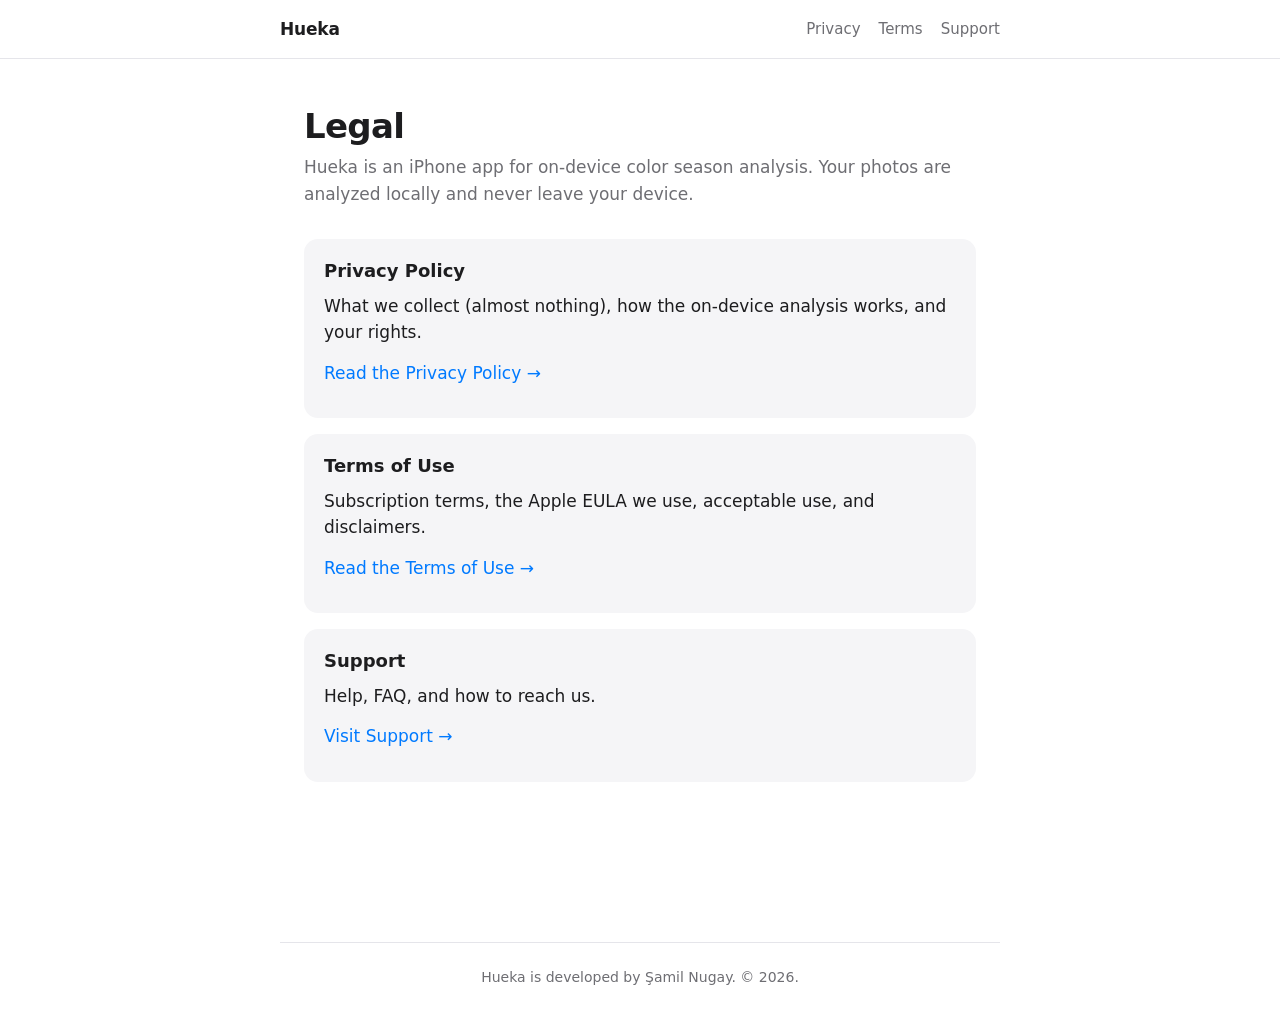
<file: index.html>
<!doctype html>
<html lang="en">
<head>
  <meta charset="utf-8" />
  <meta name="viewport" content="width=device-width, initial-scale=1, viewport-fit=cover" />
  <title>Hueka — Legal</title>
  <meta name="description" content="Privacy Policy, Terms of Use, and Support for Hueka — on-device color season analysis for iPhone." />
  <link rel="stylesheet" href="style.css" />
</head>
<body>
  <header class="site">
    <div class="inner">
      <span class="brand">Hueka</span>
      <nav>
        <a href="privacy.html">Privacy</a>
        <a href="terms.html">Terms</a>
        <a href="support.html">Support</a>
      </nav>
    </div>
  </header>

  <main>
    <h1>Legal</h1>
    <p class="lede">Hueka is an iPhone app for on-device color season analysis. Your photos are analyzed locally and never leave your device.</p>

    <div class="card">
      <h3 style="margin-top:0">Privacy Policy</h3>
      <p>What we collect (almost nothing), how the on-device analysis works, and your rights.</p>
      <p><a href="privacy.html">Read the Privacy Policy →</a></p>
    </div>

    <div class="card">
      <h3 style="margin-top:0">Terms of Use</h3>
      <p>Subscription terms, the Apple EULA we use, acceptable use, and disclaimers.</p>
      <p><a href="terms.html">Read the Terms of Use →</a></p>
    </div>

    <div class="card">
      <h3 style="margin-top:0">Support</h3>
      <p>Help, FAQ, and how to reach us.</p>
      <p><a href="support.html">Visit Support →</a></p>
    </div>
  </main>

  <footer>
    Hueka is developed by Şamil Nugay. © 2026.
  </footer>
</body>
</html>
</file>
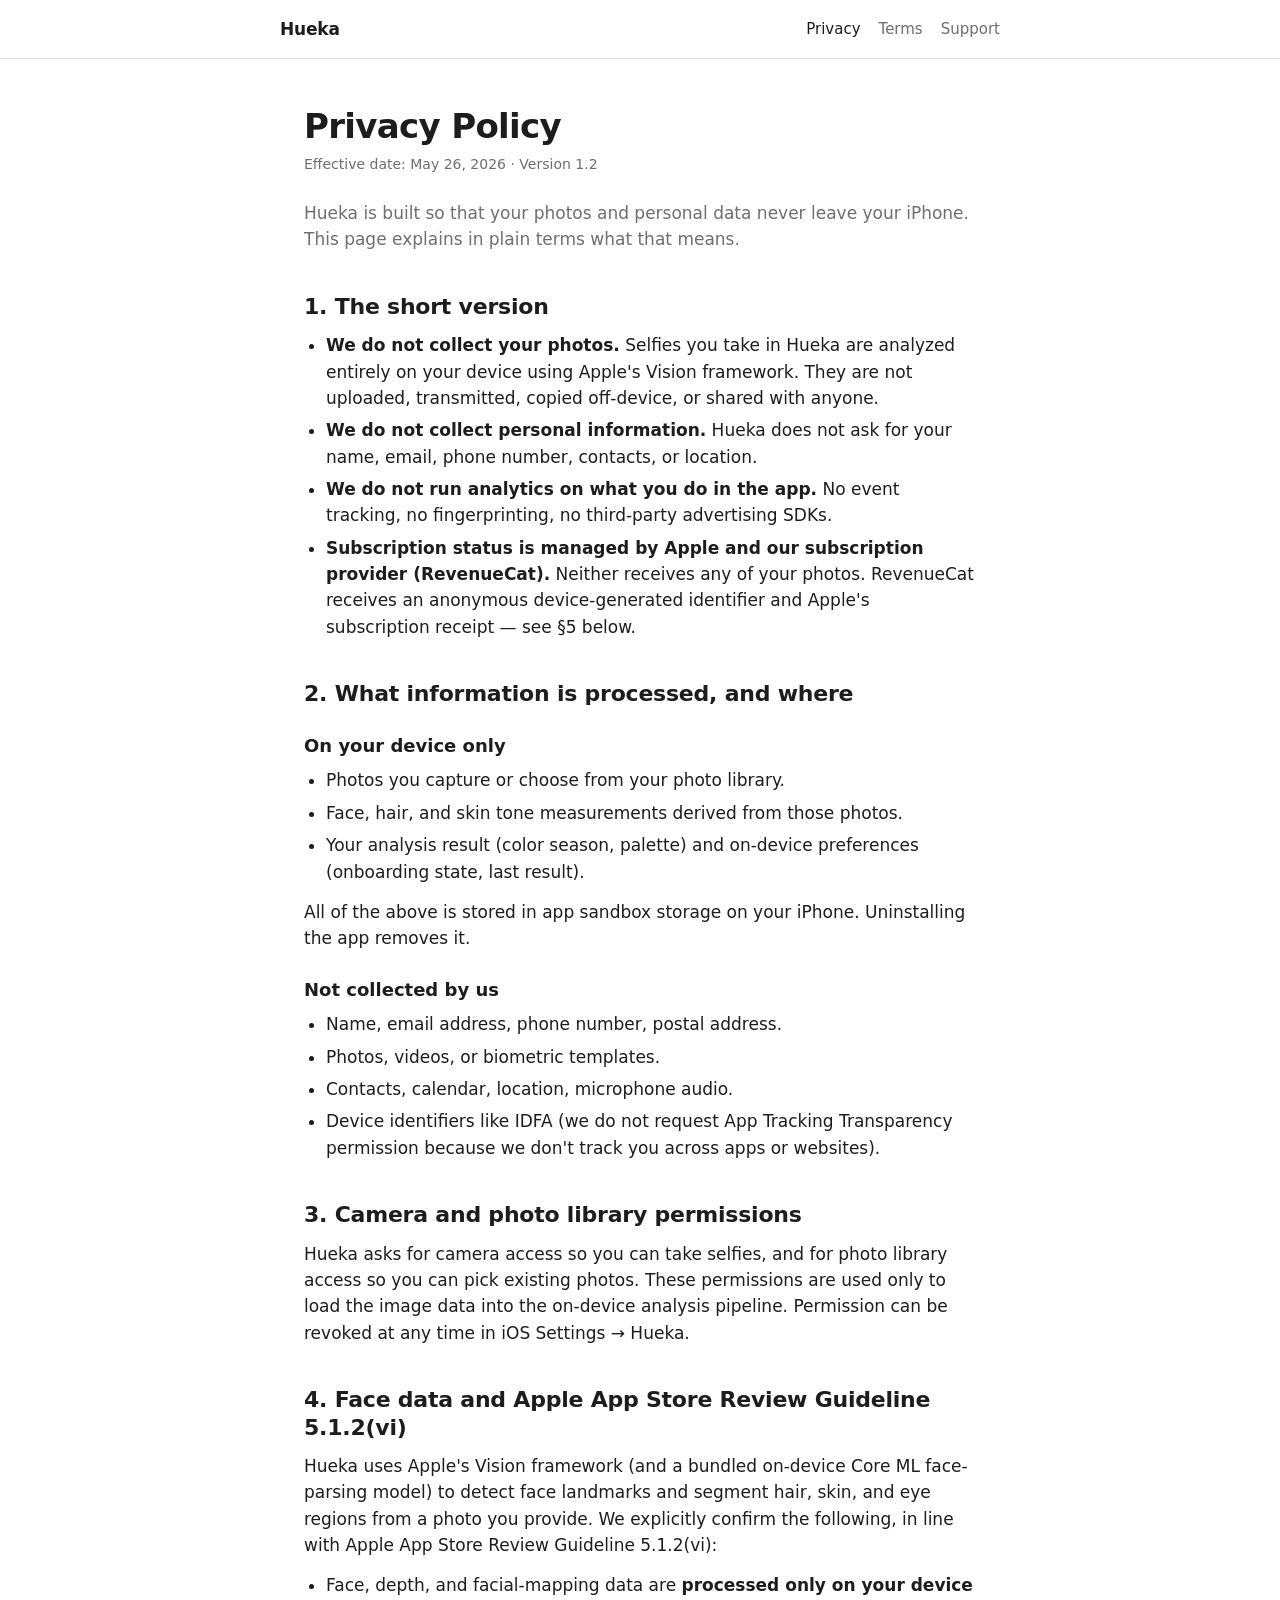
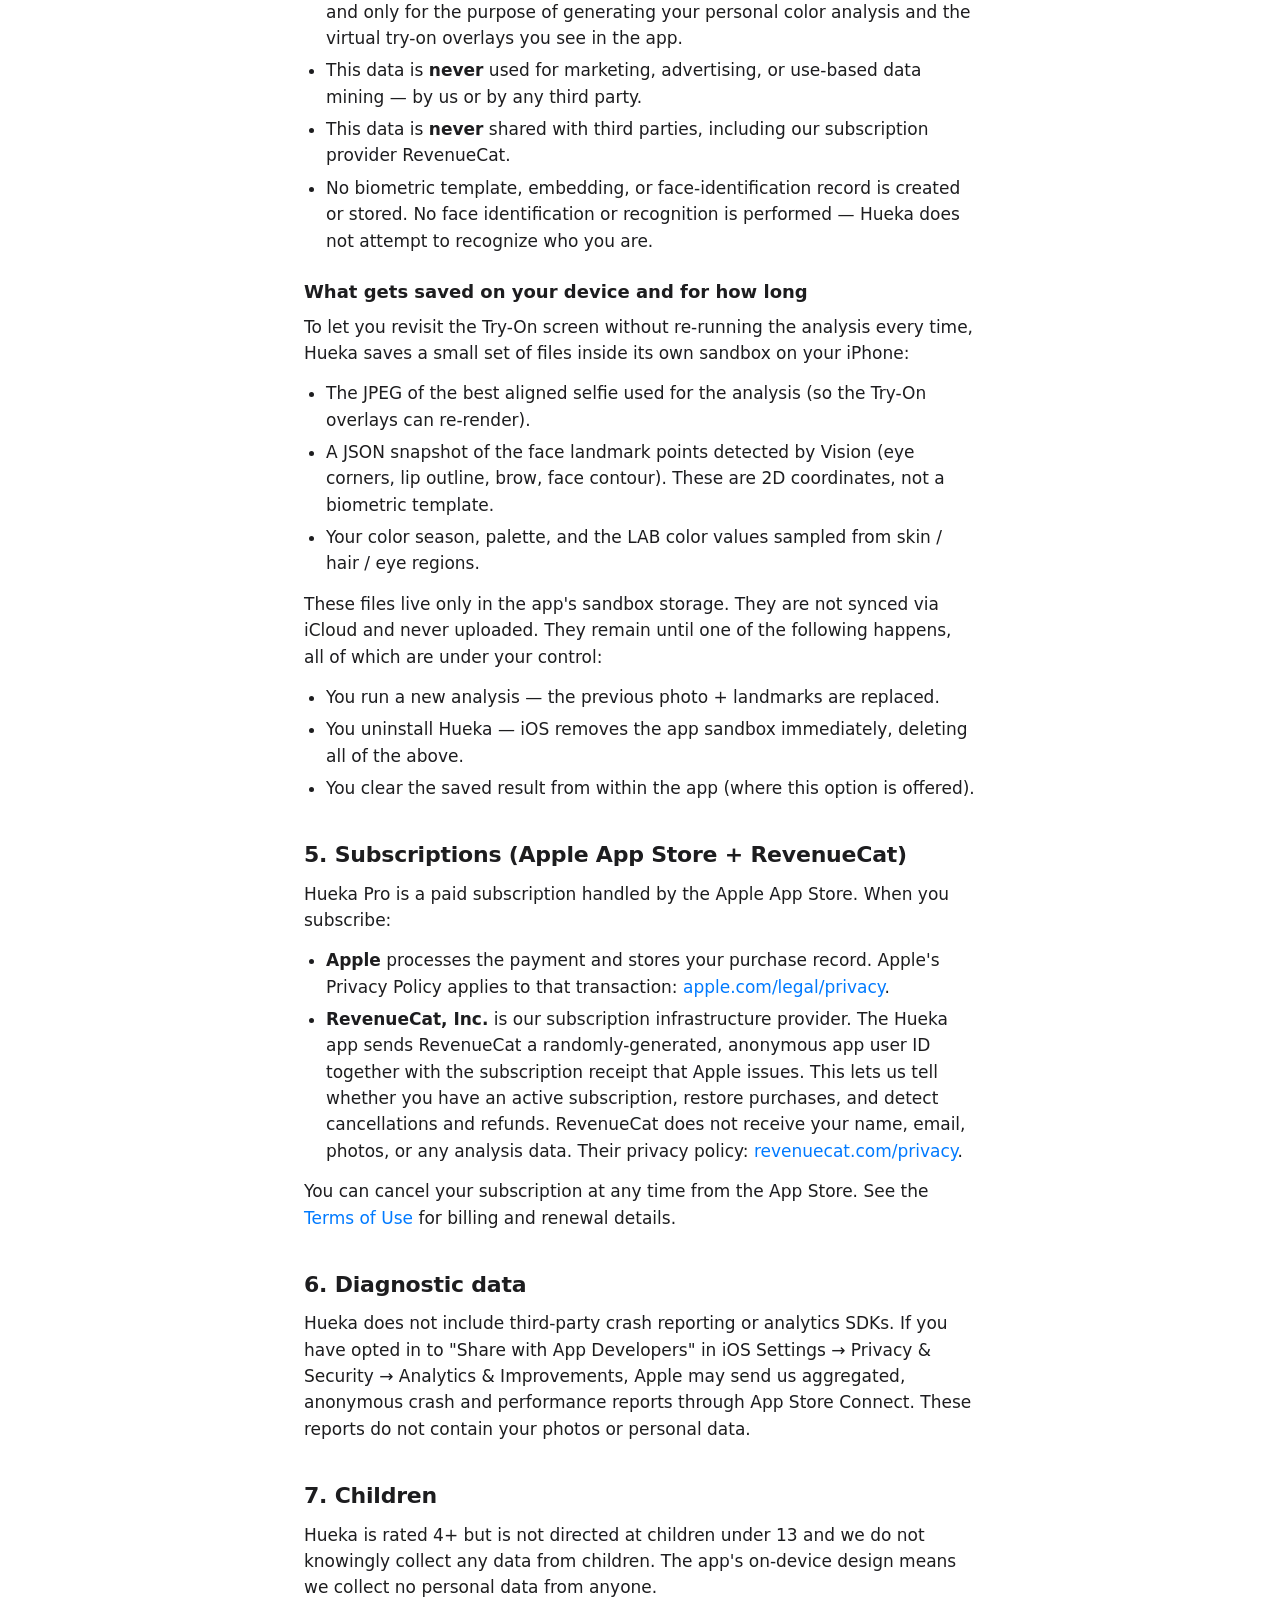
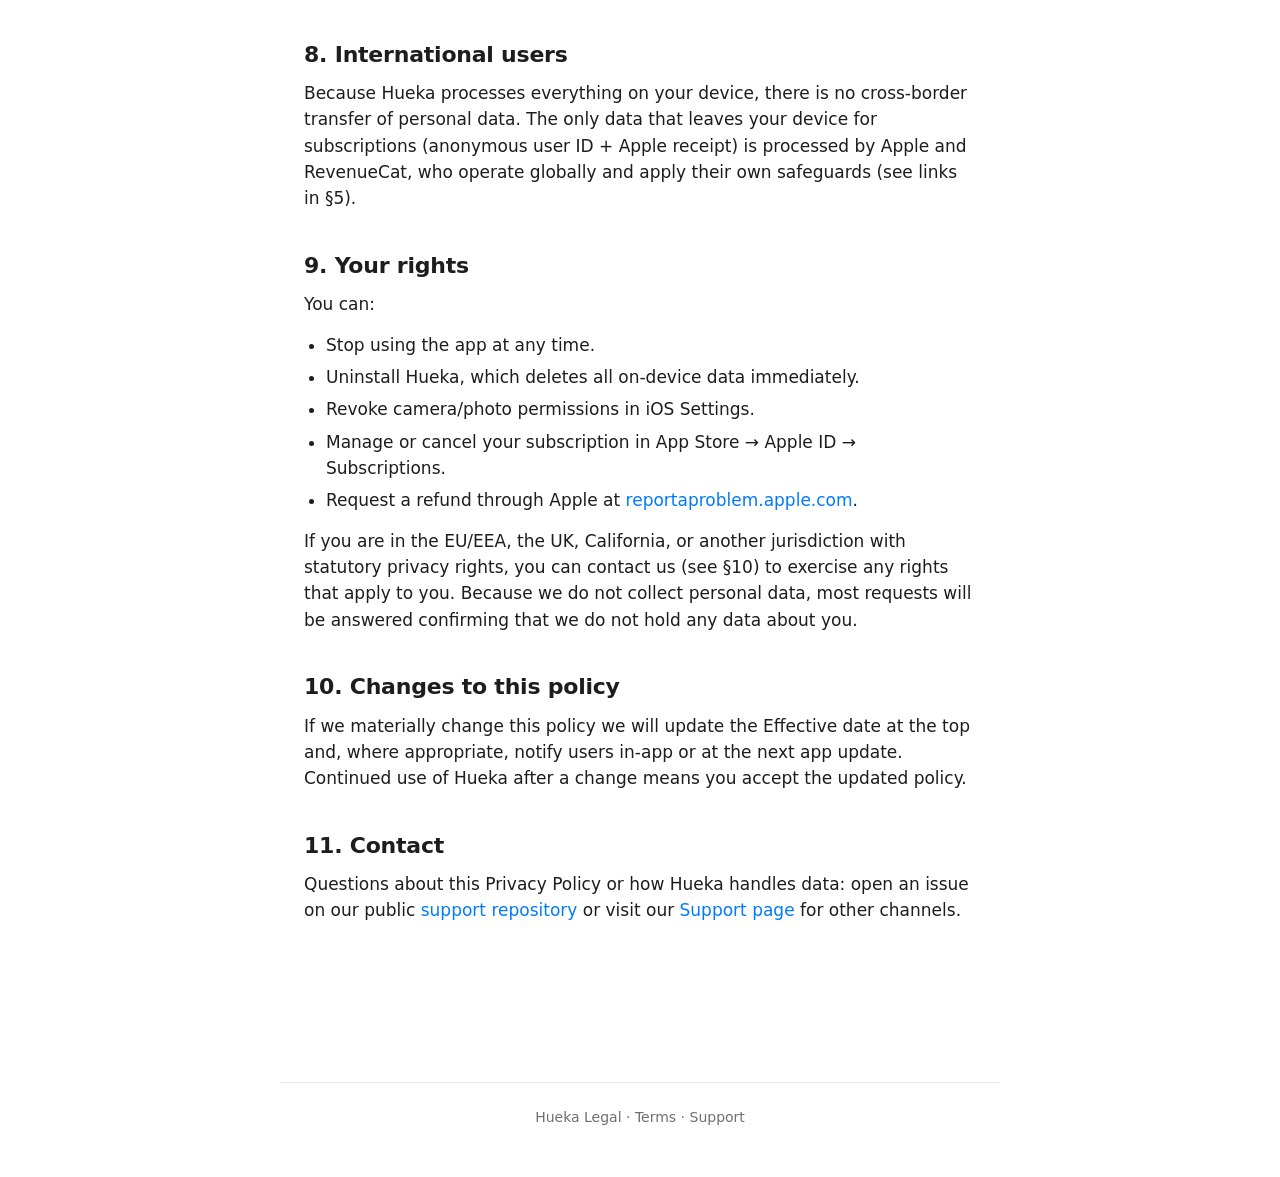
<file: privacy.html>
<!doctype html>
<html lang="en">
<head>
  <meta charset="utf-8" />
  <meta name="viewport" content="width=device-width, initial-scale=1, viewport-fit=cover" />
  <title>Privacy Policy — Hueka</title>
  <meta name="description" content="Privacy Policy for Hueka — what we collect (almost nothing), how on-device analysis works, and your rights." />
  <link rel="stylesheet" href="style.css" />
</head>
<body>
  <header class="site">
    <div class="inner">
      <a href="index.html" class="brand" style="color:inherit;text-decoration:none">Hueka</a>
      <nav>
        <a href="privacy.html" class="active">Privacy</a>
        <a href="terms.html">Terms</a>
        <a href="support.html">Support</a>
      </nav>
    </div>
  </header>

  <main>
    <h1>Privacy Policy</h1>
    <p class="meta">Effective date: May 26, 2026 · Version 1.2</p>
    <p class="lede">Hueka is built so that your photos and personal data never leave your iPhone. This page explains in plain terms what that means.</p>

    <h2>1. The short version</h2>
    <ul>
      <li><strong>We do not collect your photos.</strong> Selfies you take in Hueka are analyzed entirely on your device using Apple's Vision framework. They are not uploaded, transmitted, copied off-device, or shared with anyone.</li>
      <li><strong>We do not collect personal information.</strong> Hueka does not ask for your name, email, phone number, contacts, or location.</li>
      <li><strong>We do not run analytics on what you do in the app.</strong> No event tracking, no fingerprinting, no third-party advertising SDKs.</li>
      <li><strong>Subscription status is managed by Apple and our subscription provider (RevenueCat).</strong> Neither receives any of your photos. RevenueCat receives an anonymous device-generated identifier and Apple's subscription receipt — see §5 below.</li>
    </ul>

    <h2>2. What information is processed, and where</h2>

    <h3>On your device only</h3>
    <ul>
      <li>Photos you capture or choose from your photo library.</li>
      <li>Face, hair, and skin tone measurements derived from those photos.</li>
      <li>Your analysis result (color season, palette) and on-device preferences (onboarding state, last result).</li>
    </ul>
    <p>All of the above is stored in app sandbox storage on your iPhone. Uninstalling the app removes it.</p>

    <h3>Not collected by us</h3>
    <ul>
      <li>Name, email address, phone number, postal address.</li>
      <li>Photos, videos, or biometric templates.</li>
      <li>Contacts, calendar, location, microphone audio.</li>
      <li>Device identifiers like IDFA (we do not request App Tracking Transparency permission because we don't track you across apps or websites).</li>
    </ul>

    <h2>3. Camera and photo library permissions</h2>
    <p>Hueka asks for camera access so you can take selfies, and for photo library access so you can pick existing photos. These permissions are used only to load the image data into the on-device analysis pipeline. Permission can be revoked at any time in iOS Settings → Hueka.</p>

    <h2>4. Face data and Apple App Store Review Guideline 5.1.2(vi)</h2>
    <p>Hueka uses Apple's Vision framework (and a bundled on-device Core ML face-parsing model) to detect face landmarks and segment hair, skin, and eye regions from a photo you provide. We explicitly confirm the following, in line with Apple App Store Review Guideline 5.1.2(vi):</p>
    <ul>
      <li>Face, depth, and facial-mapping data are <strong>processed only on your device</strong> and only for the purpose of generating your personal color analysis and the virtual try-on overlays you see in the app.</li>
      <li>This data is <strong>never</strong> used for marketing, advertising, or use-based data mining — by us or by any third party.</li>
      <li>This data is <strong>never</strong> shared with third parties, including our subscription provider RevenueCat.</li>
      <li>No biometric template, embedding, or face-identification record is created or stored. No face identification or recognition is performed — Hueka does not attempt to recognize who you are.</li>
    </ul>

    <h3>What gets saved on your device and for how long</h3>
    <p>To let you revisit the Try-On screen without re-running the analysis every time, Hueka saves a small set of files inside its own sandbox on your iPhone:</p>
    <ul>
      <li>The JPEG of the best aligned selfie used for the analysis (so the Try-On overlays can re-render).</li>
      <li>A JSON snapshot of the face landmark points detected by Vision (eye corners, lip outline, brow, face contour). These are 2D coordinates, not a biometric template.</li>
      <li>Your color season, palette, and the LAB color values sampled from skin / hair / eye regions.</li>
    </ul>
    <p>These files live only in the app's sandbox storage. They are not synced via iCloud and never uploaded. They remain until one of the following happens, all of which are under your control:</p>
    <ul>
      <li>You run a new analysis — the previous photo + landmarks are replaced.</li>
      <li>You uninstall Hueka — iOS removes the app sandbox immediately, deleting all of the above.</li>
      <li>You clear the saved result from within the app (where this option is offered).</li>
    </ul>

    <h2>5. Subscriptions (Apple App Store + RevenueCat)</h2>
    <p>Hueka Pro is a paid subscription handled by the Apple App Store. When you subscribe:</p>
    <ul>
      <li><strong>Apple</strong> processes the payment and stores your purchase record. Apple's Privacy Policy applies to that transaction: <a href="https://www.apple.com/legal/privacy/">apple.com/legal/privacy</a>.</li>
      <li><strong>RevenueCat, Inc.</strong> is our subscription infrastructure provider. The Hueka app sends RevenueCat a randomly-generated, anonymous app user ID together with the subscription receipt that Apple issues. This lets us tell whether you have an active subscription, restore purchases, and detect cancellations and refunds. RevenueCat does not receive your name, email, photos, or any analysis data. Their privacy policy: <a href="https://www.revenuecat.com/privacy">revenuecat.com/privacy</a>.</li>
    </ul>
    <p>You can cancel your subscription at any time from the App Store. See the <a href="terms.html#subscriptions">Terms of Use</a> for billing and renewal details.</p>

    <h2>6. Diagnostic data</h2>
    <p>Hueka does not include third-party crash reporting or analytics SDKs. If you have opted in to "Share with App Developers" in iOS Settings → Privacy & Security → Analytics & Improvements, Apple may send us aggregated, anonymous crash and performance reports through App Store Connect. These reports do not contain your photos or personal data.</p>

    <h2>7. Children</h2>
    <p>Hueka is rated 4+ but is not directed at children under 13 and we do not knowingly collect any data from children. The app's on-device design means we collect no personal data from anyone.</p>

    <h2>8. International users</h2>
    <p>Because Hueka processes everything on your device, there is no cross-border transfer of personal data. The only data that leaves your device for subscriptions (anonymous user ID + Apple receipt) is processed by Apple and RevenueCat, who operate globally and apply their own safeguards (see links in §5).</p>

    <h2>9. Your rights</h2>
    <p>You can:</p>
    <ul>
      <li>Stop using the app at any time.</li>
      <li>Uninstall Hueka, which deletes all on-device data immediately.</li>
      <li>Revoke camera/photo permissions in iOS Settings.</li>
      <li>Manage or cancel your subscription in App Store → Apple ID → Subscriptions.</li>
      <li>Request a refund through Apple at <a href="https://reportaproblem.apple.com">reportaproblem.apple.com</a>.</li>
    </ul>
    <p>If you are in the EU/EEA, the UK, California, or another jurisdiction with statutory privacy rights, you can contact us (see §10) to exercise any rights that apply to you. Because we do not collect personal data, most requests will be answered confirming that we do not hold any data about you.</p>

    <h2>10. Changes to this policy</h2>
    <p>If we materially change this policy we will update the Effective date at the top and, where appropriate, notify users in-app or at the next app update. Continued use of Hueka after a change means you accept the updated policy.</p>

    <h2>11. Contact</h2>
    <p>Questions about this Privacy Policy or how Hueka handles data: open an issue on our public <a href="https://github.com/nugaysamil/hueka-legal/issues">support repository</a> or visit our <a href="support.html">Support page</a> for other channels.</p>
  </main>

  <footer>
    <a href="index.html">Hueka Legal</a> · <a href="terms.html">Terms</a> · <a href="support.html">Support</a>
  </footer>
</body>
</html>
</file>
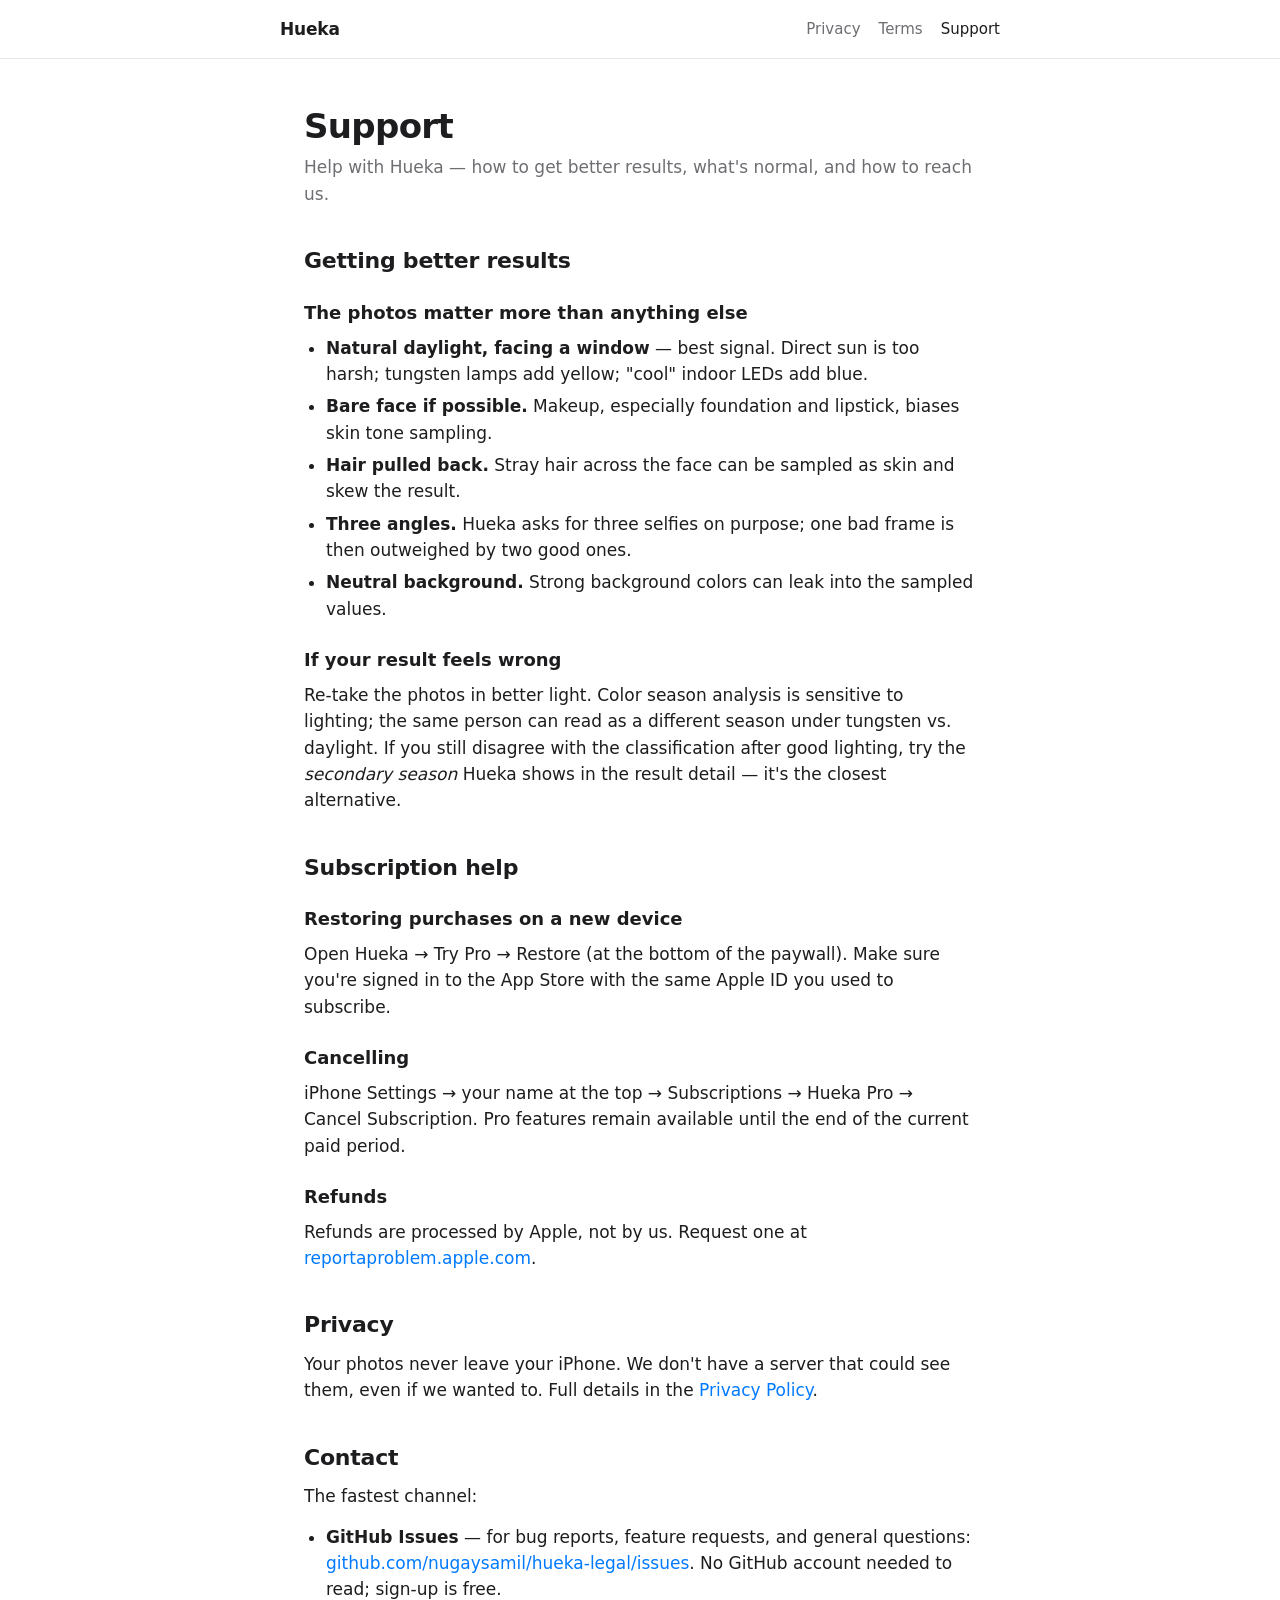
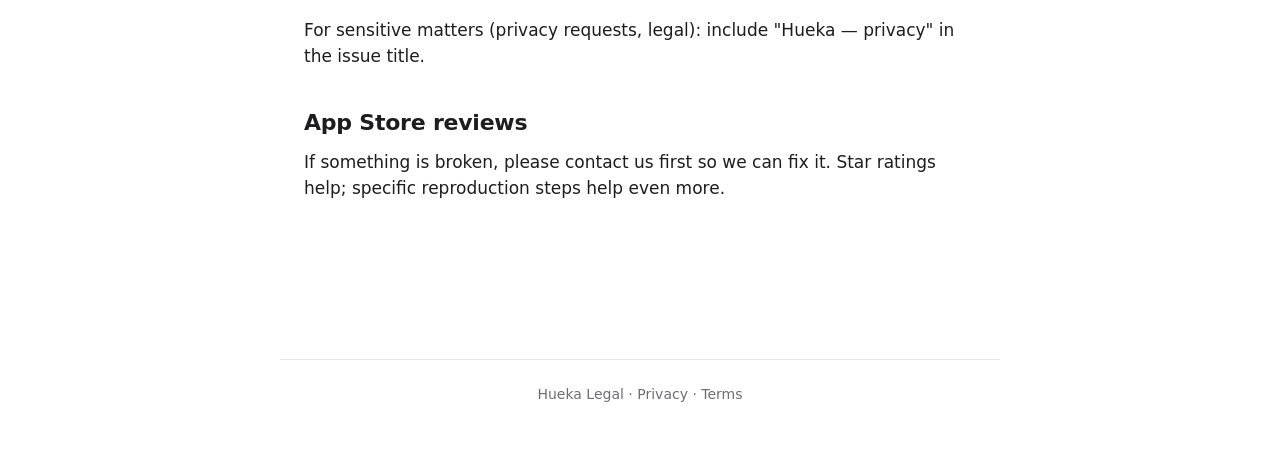
<file: support.html>
<!doctype html>
<html lang="en">
<head>
  <meta charset="utf-8" />
  <meta name="viewport" content="width=device-width, initial-scale=1, viewport-fit=cover" />
  <title>Support — Hueka</title>
  <meta name="description" content="Help, FAQ, and contact information for Hueka." />
  <link rel="stylesheet" href="style.css" />
</head>
<body>
  <header class="site">
    <div class="inner">
      <a href="index.html" class="brand" style="color:inherit;text-decoration:none">Hueka</a>
      <nav>
        <a href="privacy.html">Privacy</a>
        <a href="terms.html">Terms</a>
        <a href="support.html" class="active">Support</a>
      </nav>
    </div>
  </header>

  <main>
    <h1>Support</h1>
    <p class="lede">Help with Hueka — how to get better results, what's normal, and how to reach us.</p>

    <h2>Getting better results</h2>
    <h3>The photos matter more than anything else</h3>
    <ul>
      <li><strong>Natural daylight, facing a window</strong> — best signal. Direct sun is too harsh; tungsten lamps add yellow; "cool" indoor LEDs add blue.</li>
      <li><strong>Bare face if possible.</strong> Makeup, especially foundation and lipstick, biases skin tone sampling.</li>
      <li><strong>Hair pulled back.</strong> Stray hair across the face can be sampled as skin and skew the result.</li>
      <li><strong>Three angles.</strong> Hueka asks for three selfies on purpose; one bad frame is then outweighed by two good ones.</li>
      <li><strong>Neutral background.</strong> Strong background colors can leak into the sampled values.</li>
    </ul>

    <h3>If your result feels wrong</h3>
    <p>Re-take the photos in better light. Color season analysis is sensitive to lighting; the same person can read as a different season under tungsten vs. daylight. If you still disagree with the classification after good lighting, try the <em>secondary season</em> Hueka shows in the result detail — it's the closest alternative.</p>

    <h2>Subscription help</h2>
    <h3>Restoring purchases on a new device</h3>
    <p>Open Hueka → Try Pro → Restore (at the bottom of the paywall). Make sure you're signed in to the App Store with the same Apple ID you used to subscribe.</p>

    <h3>Cancelling</h3>
    <p>iPhone Settings → your name at the top → Subscriptions → Hueka Pro → Cancel Subscription. Pro features remain available until the end of the current paid period.</p>

    <h3>Refunds</h3>
    <p>Refunds are processed by Apple, not by us. Request one at <a href="https://reportaproblem.apple.com">reportaproblem.apple.com</a>.</p>

    <h2>Privacy</h2>
    <p>Your photos never leave your iPhone. We don't have a server that could see them, even if we wanted to. Full details in the <a href="privacy.html">Privacy Policy</a>.</p>

    <h2>Contact</h2>
    <p>The fastest channel:</p>
    <ul>
      <li><strong>GitHub Issues</strong> — for bug reports, feature requests, and general questions: <a href="https://github.com/nugaysamil/hueka-legal/issues">github.com/nugaysamil/hueka-legal/issues</a>. No GitHub account needed to read; sign-up is free.</li>
    </ul>
    <p>For sensitive matters (privacy requests, legal): include "Hueka — privacy" in the issue title.</p>

    <h2>App Store reviews</h2>
    <p>If something is broken, please contact us first so we can fix it. Star ratings help; specific reproduction steps help even more.</p>
  </main>

  <footer>
    <a href="index.html">Hueka Legal</a> · <a href="privacy.html">Privacy</a> · <a href="terms.html">Terms</a>
  </footer>
</body>
</html>
</file>
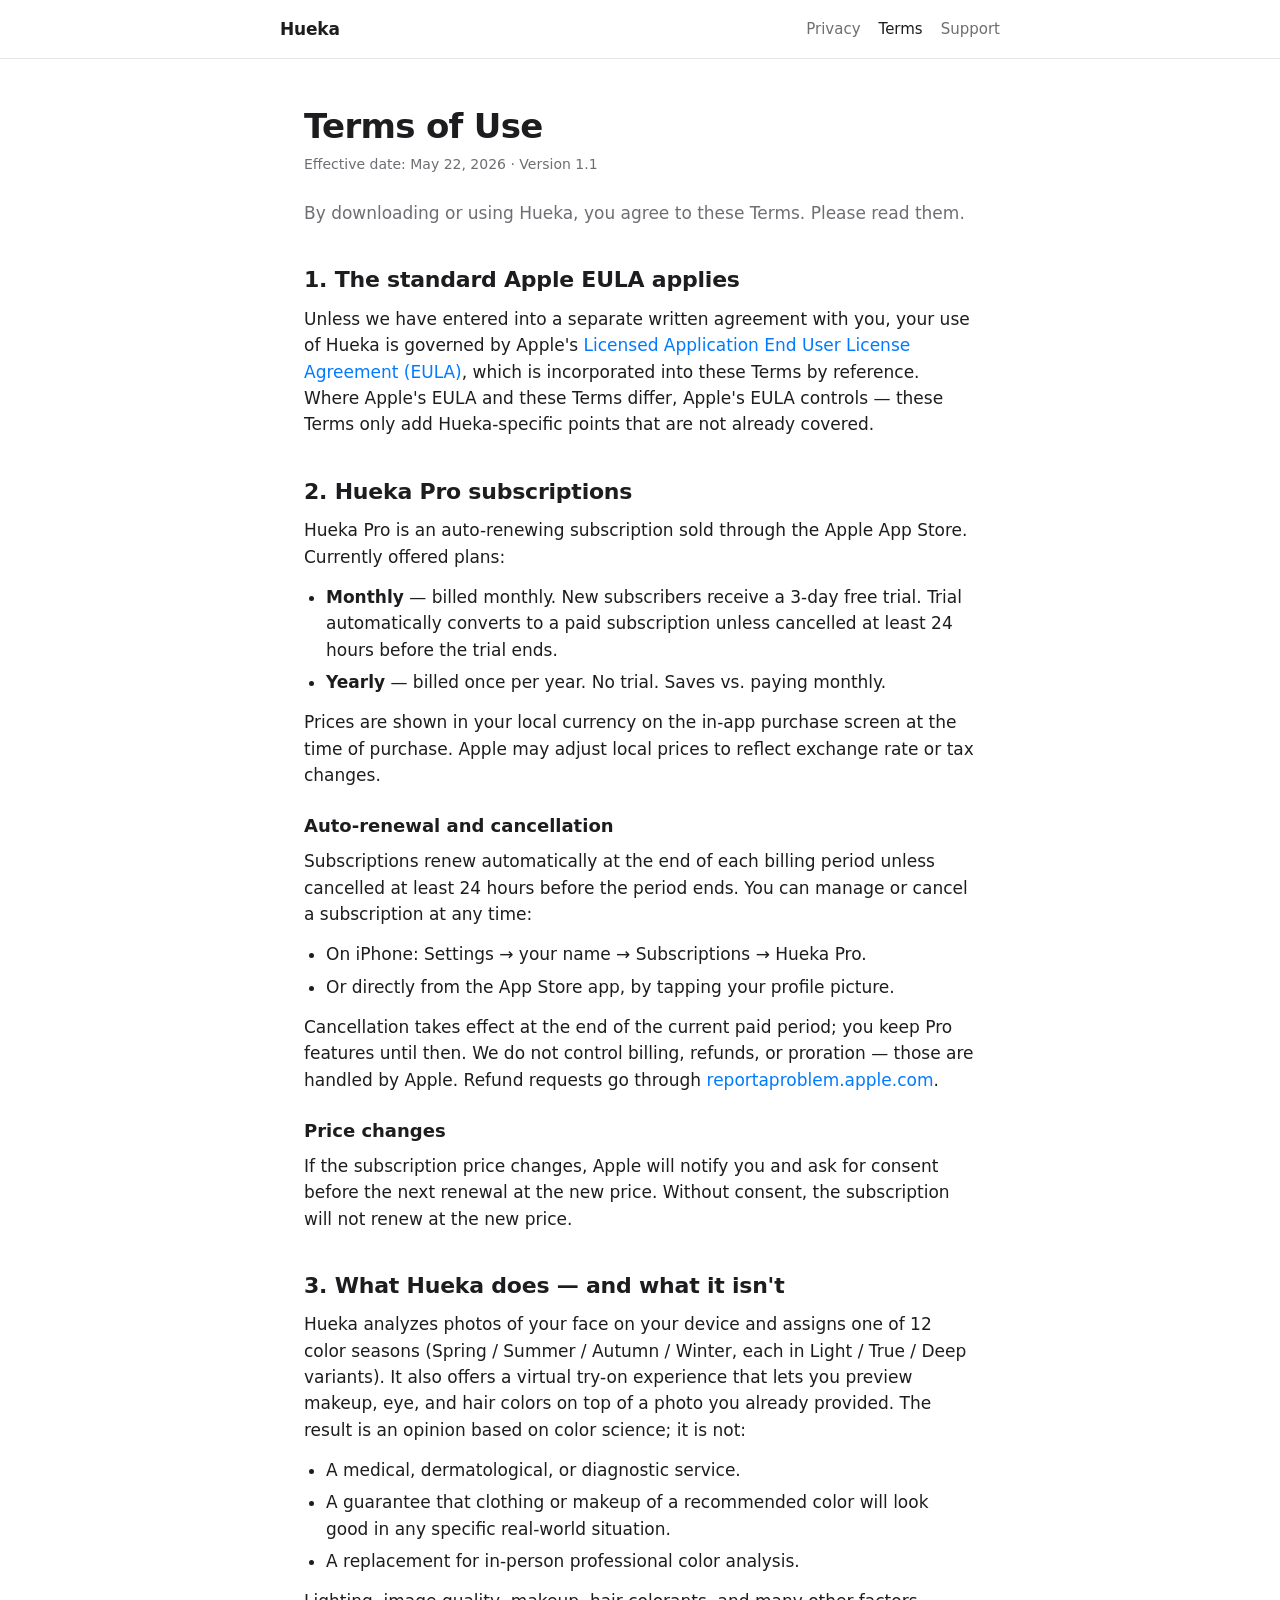
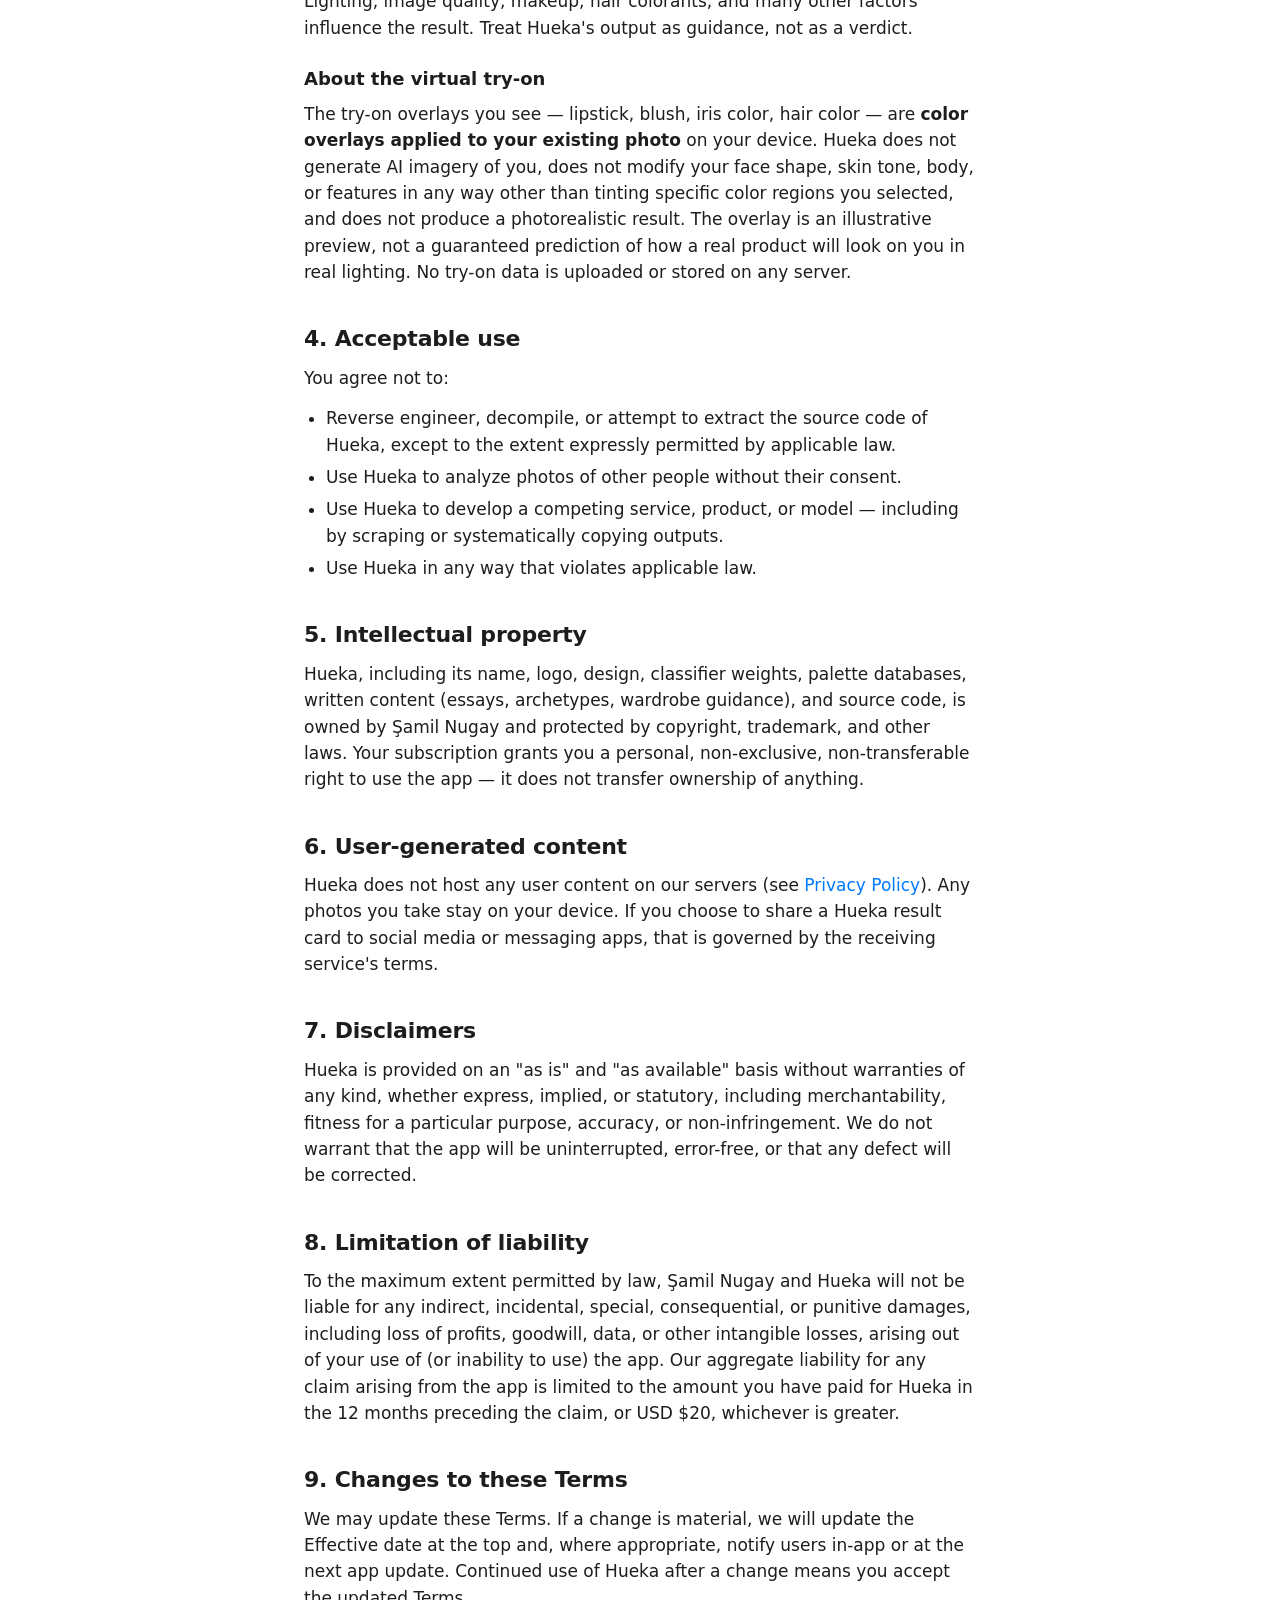
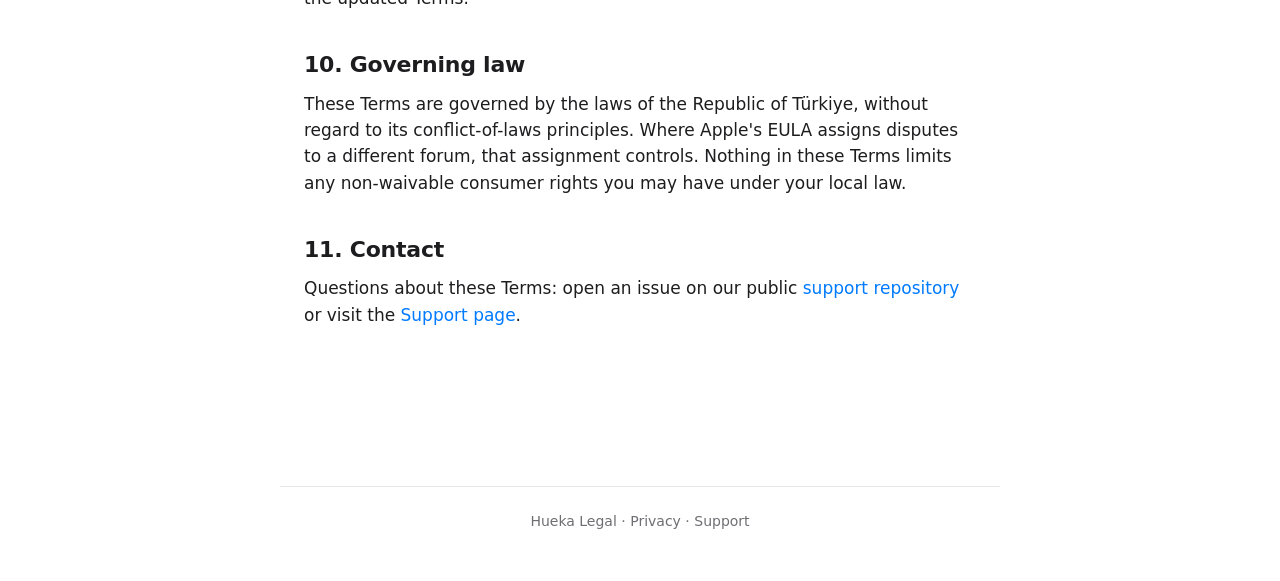
<file: terms.html>
<!doctype html>
<html lang="en">
<head>
  <meta charset="utf-8" />
  <meta name="viewport" content="width=device-width, initial-scale=1, viewport-fit=cover" />
  <title>Terms of Use — Hueka</title>
  <meta name="description" content="Terms of Use for Hueka, including subscription terms, acceptable use, and disclaimers." />
  <link rel="stylesheet" href="style.css" />
</head>
<body>
  <header class="site">
    <div class="inner">
      <a href="index.html" class="brand" style="color:inherit;text-decoration:none">Hueka</a>
      <nav>
        <a href="privacy.html">Privacy</a>
        <a href="terms.html" class="active">Terms</a>
        <a href="support.html">Support</a>
      </nav>
    </div>
  </header>

  <main>
    <h1>Terms of Use</h1>
    <p class="meta">Effective date: May 22, 2026 · Version 1.1</p>
    <p class="lede">By downloading or using Hueka, you agree to these Terms. Please read them.</p>

    <h2>1. The standard Apple EULA applies</h2>
    <p>Unless we have entered into a separate written agreement with you, your use of Hueka is governed by Apple's <a href="https://www.apple.com/legal/internet-services/itunes/dev/stdeula/">Licensed Application End User License Agreement (EULA)</a>, which is incorporated into these Terms by reference. Where Apple's EULA and these Terms differ, Apple's EULA controls — these Terms only add Hueka-specific points that are not already covered.</p>

    <h2 id="subscriptions">2. Hueka Pro subscriptions</h2>
    <p>Hueka Pro is an auto-renewing subscription sold through the Apple App Store. Currently offered plans:</p>
    <ul>
      <li><strong>Monthly</strong> — billed monthly. New subscribers receive a 3-day free trial. Trial automatically converts to a paid subscription unless cancelled at least 24 hours before the trial ends.</li>
      <li><strong>Yearly</strong> — billed once per year. No trial. Saves vs. paying monthly.</li>
    </ul>
    <p>Prices are shown in your local currency on the in-app purchase screen at the time of purchase. Apple may adjust local prices to reflect exchange rate or tax changes.</p>

    <h3>Auto-renewal and cancellation</h3>
    <p>Subscriptions renew automatically at the end of each billing period unless cancelled at least 24 hours before the period ends. You can manage or cancel a subscription at any time:</p>
    <ul>
      <li>On iPhone: Settings → your name → Subscriptions → Hueka Pro.</li>
      <li>Or directly from the App Store app, by tapping your profile picture.</li>
    </ul>
    <p>Cancellation takes effect at the end of the current paid period; you keep Pro features until then. We do not control billing, refunds, or proration — those are handled by Apple. Refund requests go through <a href="https://reportaproblem.apple.com">reportaproblem.apple.com</a>.</p>

    <h3>Price changes</h3>
    <p>If the subscription price changes, Apple will notify you and ask for consent before the next renewal at the new price. Without consent, the subscription will not renew at the new price.</p>

    <h2>3. What Hueka does — and what it isn't</h2>
    <p>Hueka analyzes photos of your face on your device and assigns one of 12 color seasons (Spring / Summer / Autumn / Winter, each in Light / True / Deep variants). It also offers a virtual try-on experience that lets you preview makeup, eye, and hair colors on top of a photo you already provided. The result is an opinion based on color science; it is not:</p>
    <ul>
      <li>A medical, dermatological, or diagnostic service.</li>
      <li>A guarantee that clothing or makeup of a recommended color will look good in any specific real-world situation.</li>
      <li>A replacement for in-person professional color analysis.</li>
    </ul>
    <p>Lighting, image quality, makeup, hair colorants, and many other factors influence the result. Treat Hueka's output as guidance, not as a verdict.</p>

    <h3>About the virtual try-on</h3>
    <p>The try-on overlays you see — lipstick, blush, iris color, hair color — are <strong>color overlays applied to your existing photo</strong> on your device. Hueka does not generate AI imagery of you, does not modify your face shape, skin tone, body, or features in any way other than tinting specific color regions you selected, and does not produce a photorealistic result. The overlay is an illustrative preview, not a guaranteed prediction of how a real product will look on you in real lighting. No try-on data is uploaded or stored on any server.</p>

    <h2>4. Acceptable use</h2>
    <p>You agree not to:</p>
    <ul>
      <li>Reverse engineer, decompile, or attempt to extract the source code of Hueka, except to the extent expressly permitted by applicable law.</li>
      <li>Use Hueka to analyze photos of other people without their consent.</li>
      <li>Use Hueka to develop a competing service, product, or model — including by scraping or systematically copying outputs.</li>
      <li>Use Hueka in any way that violates applicable law.</li>
    </ul>

    <h2>5. Intellectual property</h2>
    <p>Hueka, including its name, logo, design, classifier weights, palette databases, written content (essays, archetypes, wardrobe guidance), and source code, is owned by Şamil Nugay and protected by copyright, trademark, and other laws. Your subscription grants you a personal, non-exclusive, non-transferable right to use the app — it does not transfer ownership of anything.</p>

    <h2>6. User-generated content</h2>
    <p>Hueka does not host any user content on our servers (see <a href="privacy.html">Privacy Policy</a>). Any photos you take stay on your device. If you choose to share a Hueka result card to social media or messaging apps, that is governed by the receiving service's terms.</p>

    <h2>7. Disclaimers</h2>
    <p>Hueka is provided on an "as is" and "as available" basis without warranties of any kind, whether express, implied, or statutory, including merchantability, fitness for a particular purpose, accuracy, or non-infringement. We do not warrant that the app will be uninterrupted, error-free, or that any defect will be corrected.</p>

    <h2>8. Limitation of liability</h2>
    <p>To the maximum extent permitted by law, Şamil Nugay and Hueka will not be liable for any indirect, incidental, special, consequential, or punitive damages, including loss of profits, goodwill, data, or other intangible losses, arising out of your use of (or inability to use) the app. Our aggregate liability for any claim arising from the app is limited to the amount you have paid for Hueka in the 12 months preceding the claim, or USD $20, whichever is greater.</p>

    <h2>9. Changes to these Terms</h2>
    <p>We may update these Terms. If a change is material, we will update the Effective date at the top and, where appropriate, notify users in-app or at the next app update. Continued use of Hueka after a change means you accept the updated Terms.</p>

    <h2>10. Governing law</h2>
    <p>These Terms are governed by the laws of the Republic of Türkiye, without regard to its conflict-of-laws principles. Where Apple's EULA assigns disputes to a different forum, that assignment controls. Nothing in these Terms limits any non-waivable consumer rights you may have under your local law.</p>

    <h2>11. Contact</h2>
    <p>Questions about these Terms: open an issue on our public <a href="https://github.com/nugaysamil/hueka-legal/issues">support repository</a> or visit the <a href="support.html">Support page</a>.</p>
  </main>

  <footer>
    <a href="index.html">Hueka Legal</a> · <a href="privacy.html">Privacy</a> · <a href="support.html">Support</a>
  </footer>
</body>
</html>
</file>
<file: style.css>
:root {
  color-scheme: light dark;
  --bg: #ffffff;
  --fg: #1d1d1f;
  --muted: #6e6e73;
  --accent: #007aff;
  --border: #e5e5ea;
  --card: #f5f5f7;
}
@media (prefers-color-scheme: dark) {
  :root {
    --bg: #000000;
    --fg: #f5f5f7;
    --muted: #a1a1a6;
    --accent: #0a84ff;
    --border: #2c2c2e;
    --card: #1c1c1e;
  }
}

* { box-sizing: border-box; }

html, body {
  margin: 0;
  padding: 0;
  background: var(--bg);
  color: var(--fg);
  font-family: -apple-system, BlinkMacSystemFont, "SF Pro Text", "Helvetica Neue", system-ui, sans-serif;
  font-size: 17px;
  line-height: 1.55;
  -webkit-font-smoothing: antialiased;
  -webkit-text-size-adjust: 100%;
}

main {
  max-width: 720px;
  margin: 0 auto;
  padding: 48px 24px 96px;
}

header.site {
  border-bottom: 1px solid var(--border);
  padding: 16px 24px;
  background: var(--bg);
  position: sticky;
  top: 0;
  backdrop-filter: saturate(180%) blur(20px);
  -webkit-backdrop-filter: saturate(180%) blur(20px);
  z-index: 10;
}

header.site .inner {
  max-width: 720px;
  margin: 0 auto;
  display: flex;
  align-items: center;
  justify-content: space-between;
  gap: 16px;
}

header.site .brand {
  font-weight: 700;
  font-size: 17px;
  letter-spacing: -0.01em;
}

header.site nav {
  display: flex;
  gap: 18px;
  font-size: 15px;
}

header.site nav a {
  color: var(--muted);
  text-decoration: none;
}

header.site nav a:hover,
header.site nav a.active {
  color: var(--fg);
}

h1 {
  font-size: 34px;
  line-height: 1.15;
  letter-spacing: -0.02em;
  margin: 0 0 8px;
  font-weight: 700;
}

h2 {
  font-size: 22px;
  line-height: 1.25;
  letter-spacing: -0.01em;
  margin: 40px 0 12px;
  font-weight: 600;
}

h3 {
  font-size: 18px;
  margin: 24px 0 8px;
  font-weight: 600;
}

p, ul, ol {
  margin: 0 0 14px;
}

ul, ol { padding-left: 22px; }

li { margin-bottom: 6px; }

a {
  color: var(--accent);
  text-decoration: none;
}

a:hover { text-decoration: underline; }

.lede {
  color: var(--muted);
  font-size: 17px;
  margin-bottom: 32px;
}

.meta {
  color: var(--muted);
  font-size: 14px;
  margin: 0 0 24px;
}

.card {
  background: var(--card);
  border-radius: 14px;
  padding: 18px 20px;
  margin: 16px 0;
}

footer {
  max-width: 720px;
  margin: 48px auto 24px;
  padding: 24px;
  border-top: 1px solid var(--border);
  color: var(--muted);
  font-size: 14px;
  text-align: center;
}

footer a { color: var(--muted); }

@media (max-width: 480px) {
  main { padding: 32px 20px 64px; }
  h1 { font-size: 28px; }
  h2 { font-size: 20px; }
}
</file>
